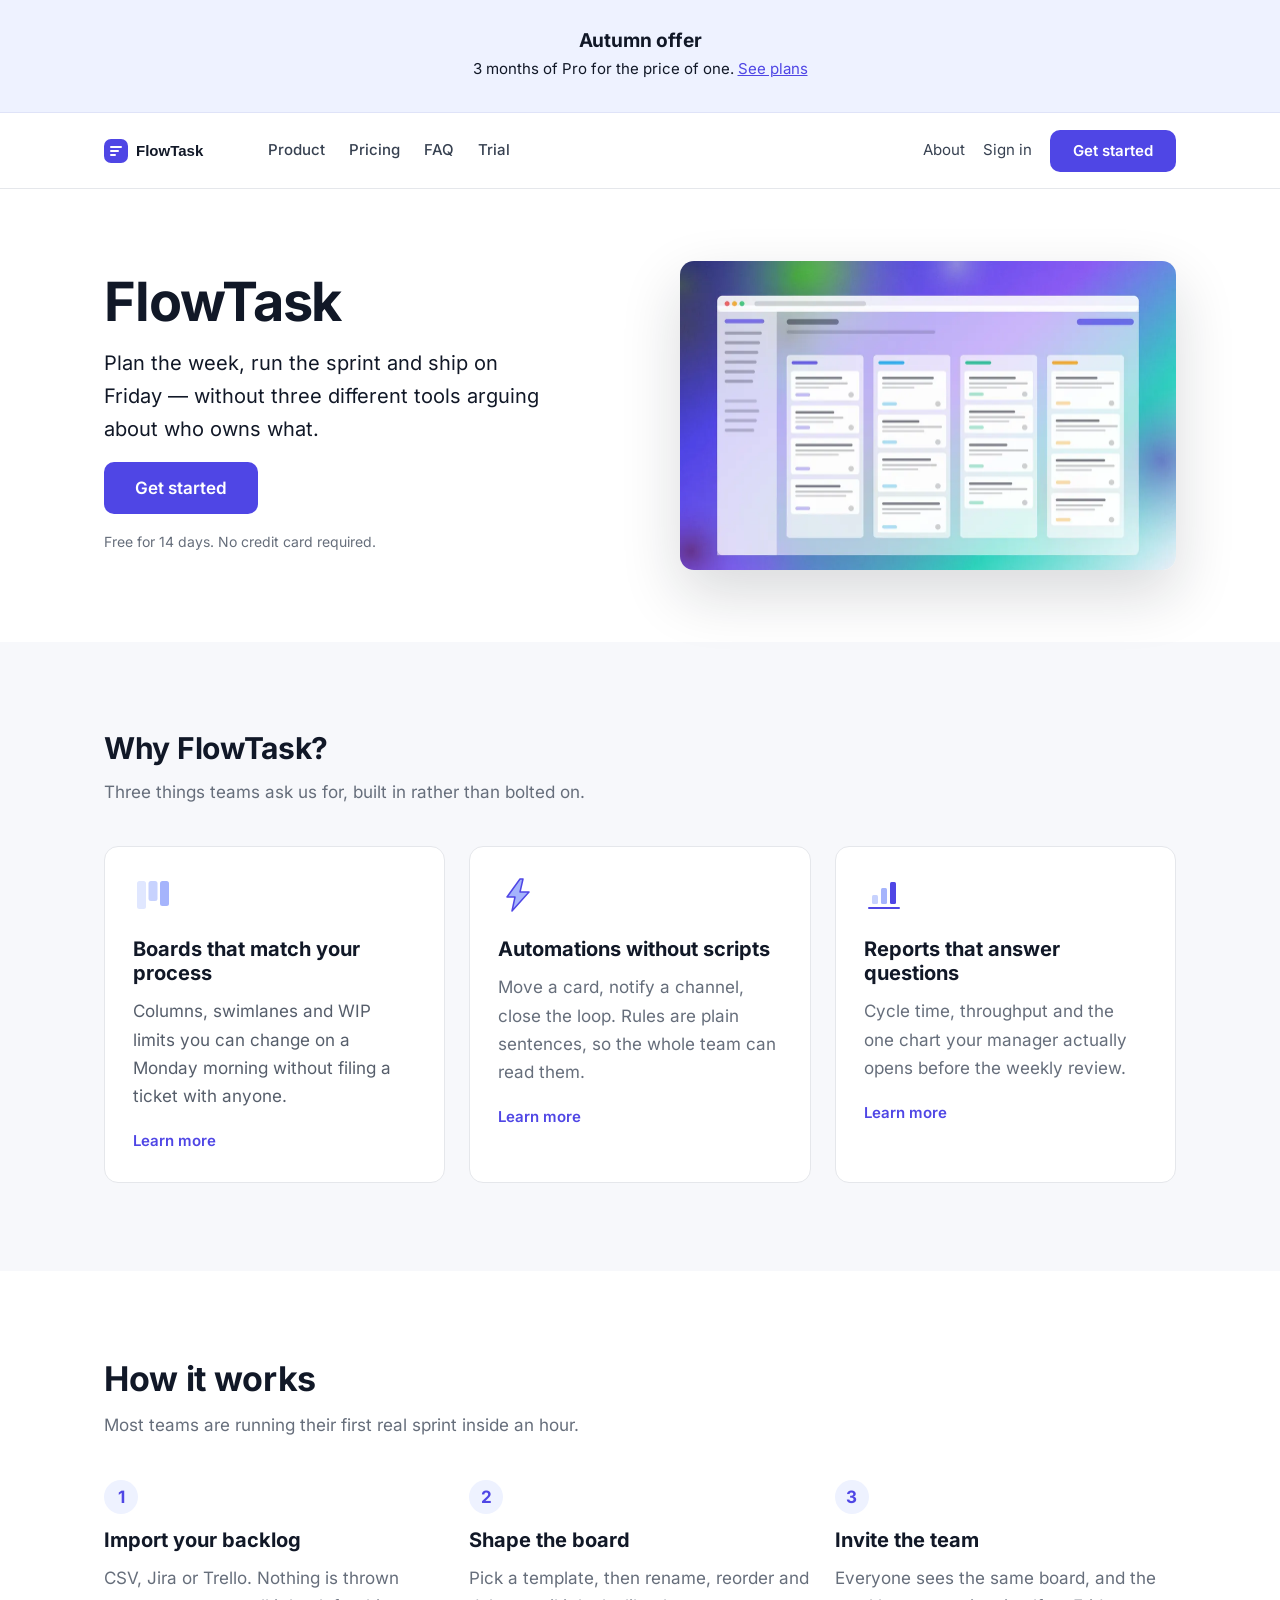
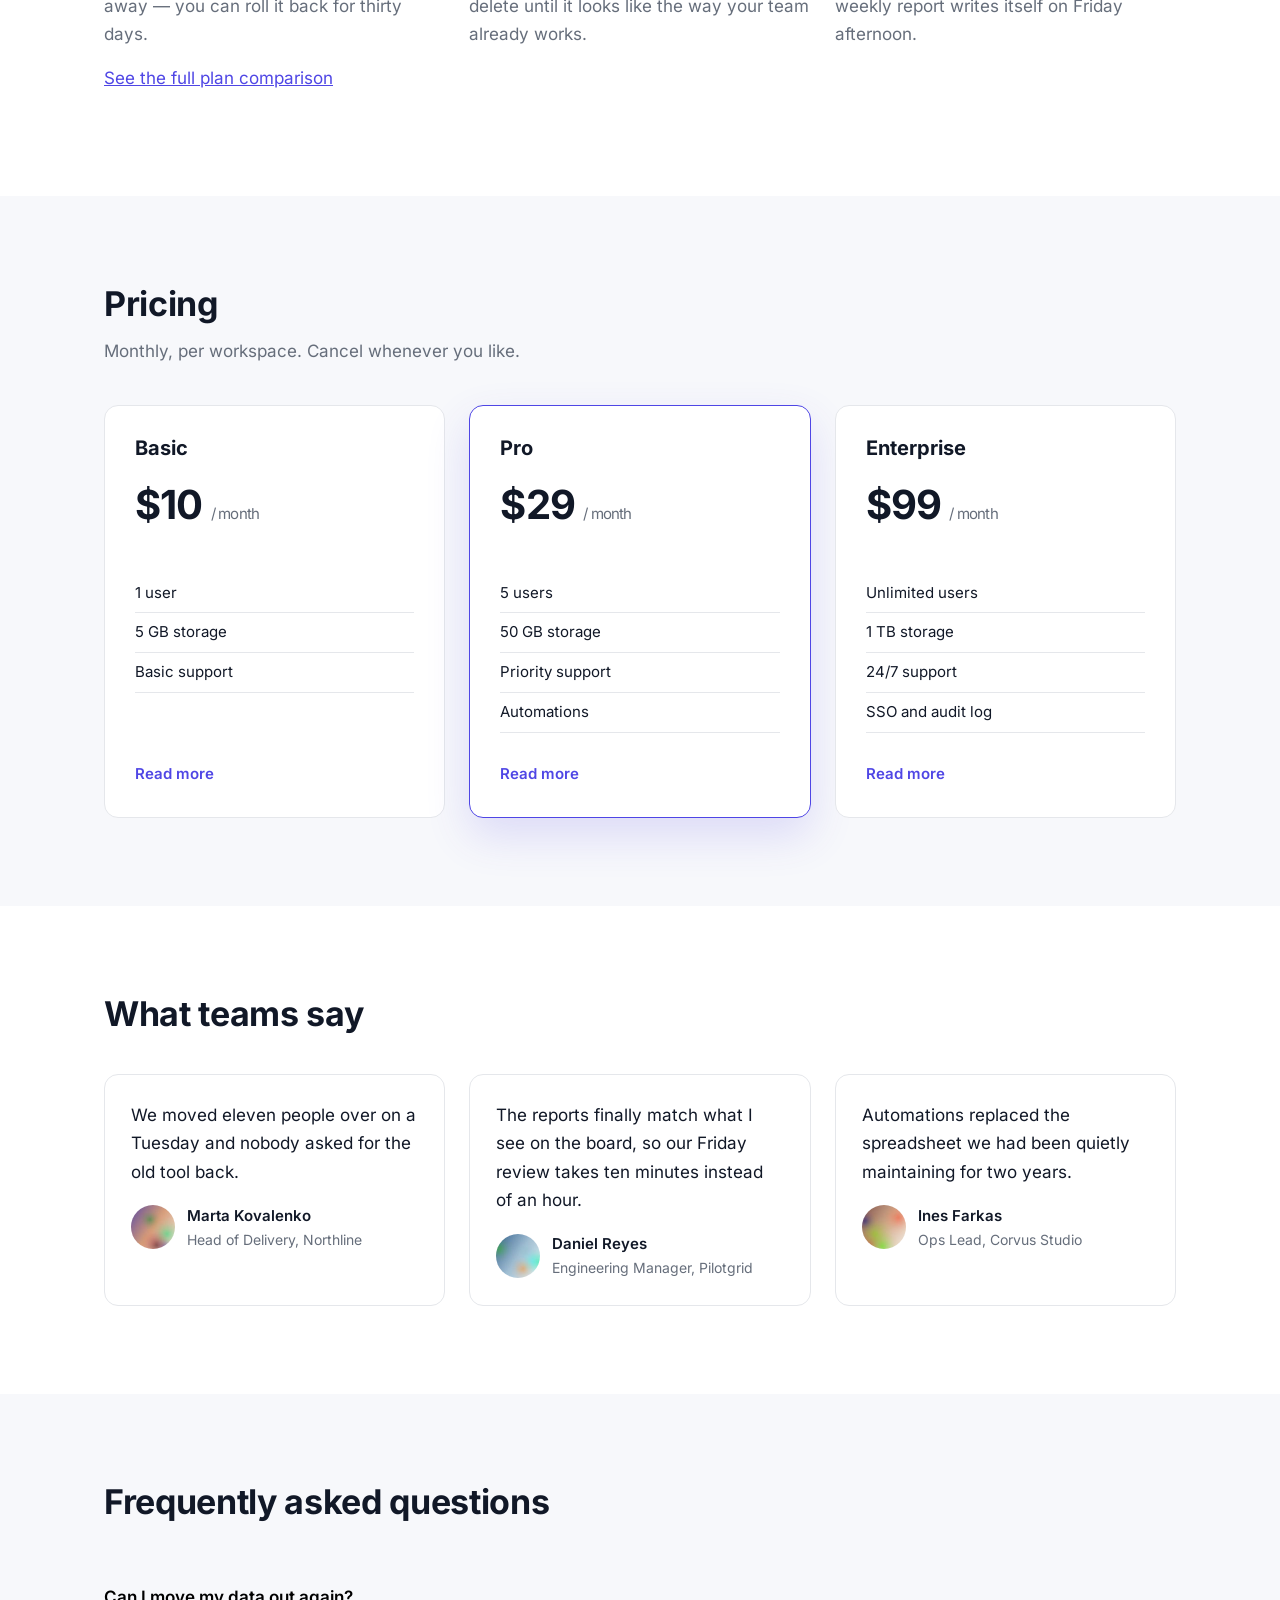
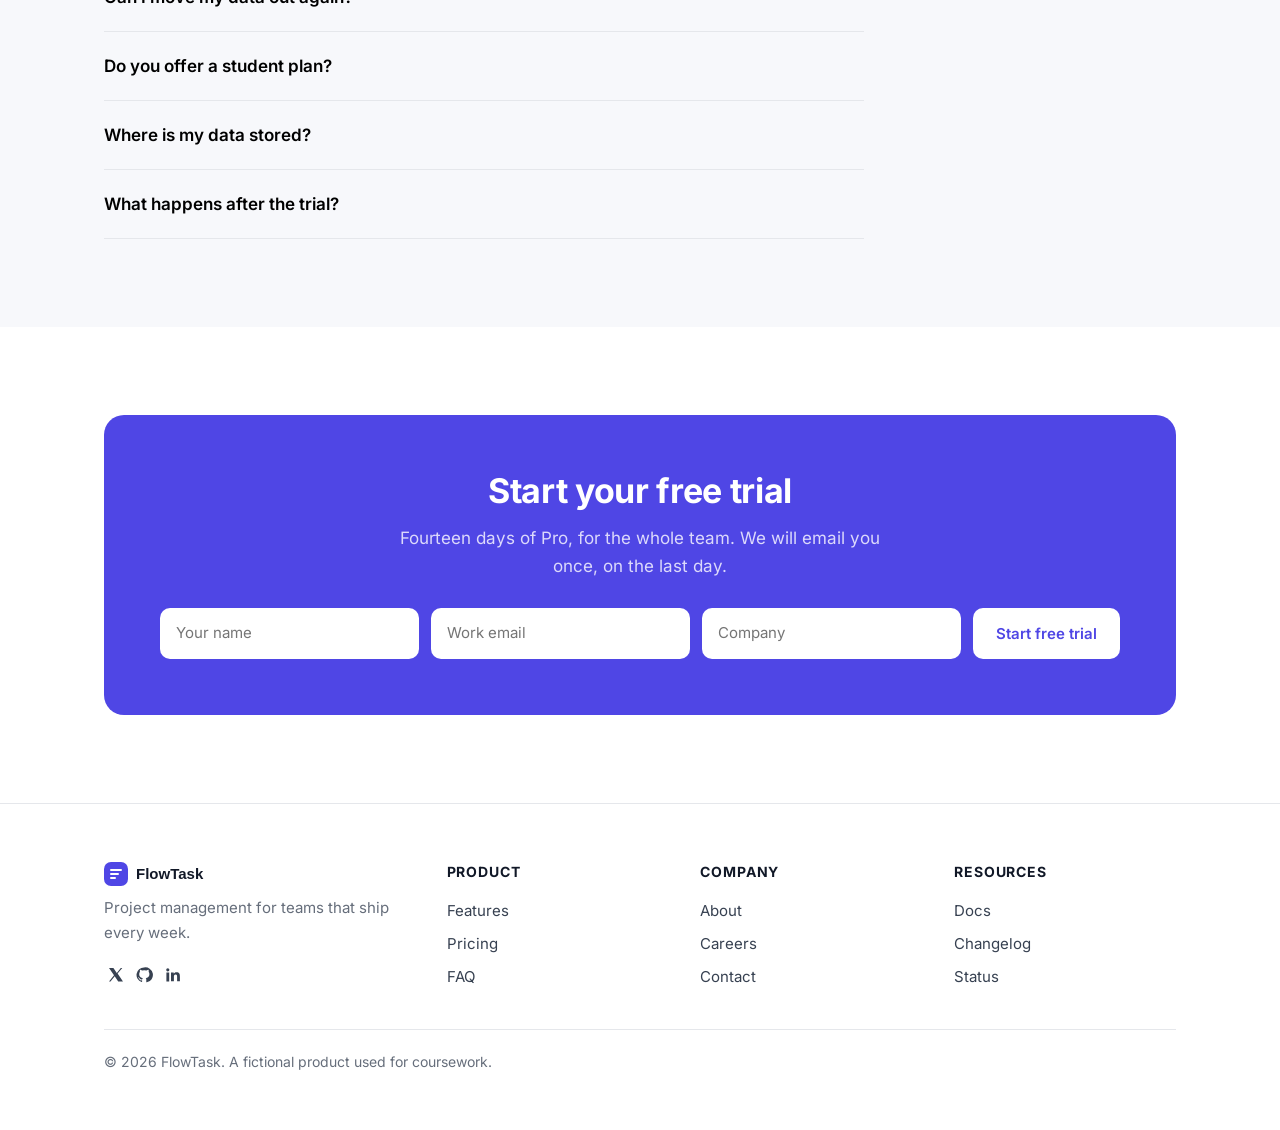
<file: index.html>
<!DOCTYPE html>
<html lang="en">
<head>
  <meta charset="utf-8">
  <meta name="viewport" content="width=device-width, initial-scale=1">
  <title>FlowTask — project management for teams that ship every week</title>
  <meta name="description" content="FlowTask is a task board with automations and a weekly report that writes itself. Three plans from $10 a month, free for 14 days, no credit card required.">
  <link rel="canonical" href="https://lab-4-5.vercel.app/">
  <meta property="og:type" content="website">
  <meta property="og:site_name" content="FlowTask">
  <meta property="og:title" content="FlowTask — project management for teams that ship every week">
  <meta property="og:description" content="A task board with automations and a weekly report that writes itself. Plans from $10 a month.">
  <meta property="og:url" content="https://lab-4-5.vercel.app/">
  <meta property="og:image" content="https://lab-4-5.vercel.app/img/hero-992.jpg">
  <meta property="og:image:width" content="992">
  <meta property="og:image:height" content="620">
  <meta name="twitter:card" content="summary_large_image">
  <link rel="icon" href="img/logo.svg" type="image/svg+xml">
  <link rel="stylesheet" href="css/styles.css">
  <script src="js/main.js" defer></script>
  <script type="application/ld+json">
  {
    "@context": "https://schema.org",
    "@type": "SoftwareApplication",
    "name": "FlowTask",
    "applicationCategory": "BusinessApplication",
    "operatingSystem": "Web",
    "description": "Project management for teams that ship every week.",
    "url": "https://lab-4-5.vercel.app/",
    "publisher": {
      "@type": "Organization",
      "name": "FlowTask"
    },
    "offers": {
      "@type": "AggregateOffer",
      "priceCurrency": "USD",
      "lowPrice": "10.00",
      "highPrice": "99.00",
      "offerCount": "3"
    }
  }
  </script>
</head>
<body>

<header class="site-header">
  <div class="site-header__inner">
    <img class="logo" src="img/logo.svg" alt="FlowTask" width="132" height="28">

    <nav class="nav" aria-label="Main navigation">
      <a class="nav-item" href="#features">Product</a>
      <a class="nav-item" href="#pricing">Pricing</a>
      <a class="nav-item" href="#faq">FAQ</a>
      <a class="nav-item" href="#trial">Trial</a>
    </nav>

    <div class="site-header__actions">
      <a class="link-quiet" href="about.html">About</a>
      <a class="link-quiet" href="#">Sign in</a>
      <button class="btn btn--primary" type="button" id="header-cta">Get started</button>
    </div>
  </div>
</header>

<main>

  <section class="hero">
    <div class="shell hero__grid">
      <div class="hero__copy">
        <h1>FlowTask</h1>
        <p class="hero__lead">Plan the week, run the sprint and ship on Friday — without three
          different tools arguing about who owns what.</p>
        <button class="button button--primary button--lg" type="button" id="hero-cta">Get started</button>
        <p class="hero__note muted">Free for 14 days. No credit card required.</p>
      </div>
      <picture>
        <source type="image/webp" srcset="img/hero-992.webp">
        <img class="hero__image" src="img/hero-992.jpg" alt="FlowTask board with columns of tasks beside a weekly report panel" width="496" height="310" fetchpriority="high" decoding="async">
      </picture>
    </div>
  </section>

  <section class="section section--alt" id="features">
    <div class="shell">
      <div class="section__head">
        <h2 class="section__head__title">Why FlowTask?</h2>
        <p class="muted">Three things teams ask us for, built in rather than bolted on.</p>
      </div>

      <div class="grid-3">
        <div class="card">
          <img class="card__icon" src="img/feature-1.svg" alt="" width="40" height="40">
          <h3>Boards that match your process</h3>
          <p class="soft">Columns, swimlanes and WIP limits you can change on a Monday morning
            without filing a ticket with anyone.</p>
          <a class="card__link" href="#">Learn more</a>
        </div>

        <div class="card">
          <img class="card__icon" src="img/feature-2.svg" alt="" width="40" height="40">
          <h3>Automations without scripts</h3>
          <p class="muted">Move a card, notify a channel, close the loop. Rules are plain
            sentences, so the whole team can read them.</p>
          <a class="card__link" href="#">Learn more</a>
        </div>

        <div class="card">
          <img class="card__icon" src="img/feature-3.svg" alt="" width="40" height="40">
          <h3>Reports that answer questions</h3>
          <p class="muted">Cycle time, throughput and the one chart your manager actually opens
            before the weekly review.</p>
          <a class="card__link" href="#">Learn more</a>
        </div>
      </div>
    </div>
  </section>

  <section class="section" id="how">
    <div class="shell">
      <div class="section__head">
        <h2>How it works</h2>
        <p class="muted">Most teams are running their first real sprint inside an hour.</p>
      </div>

      <div class="grid-3">
        <div>
          <span class="step__num">1</span>
          <h3>Import your backlog</h3>
          <p class="muted">CSV, Jira or Trello. Nothing is thrown away — you can roll it back for
            thirty days.</p>
        </div>
        <div>
          <span class="step__num">2</span>
          <h3>Shape the board</h3>
          <p class="muted">Pick a template, then rename, reorder and delete until it looks like
            the way your team already works.</p>
        </div>
        <div>
          <span class="step__num">3</span>
          <h3>Invite the team</h3>
          <p class="muted">Everyone sees the same board, and the weekly report writes itself on
            Friday afternoon.</p>
        </div>
      </div>

      <p><a href="#pricing">See the full plan comparison</a></p>
    </div>
  </section>

  <section class="section section--alt" id="pricing">
    <div class="shell">
      <div class="section__head">
        <h2>Pricing</h2>
        <p class="muted">Monthly, per workspace. Cancel whenever you like.</p>
      </div>

      <div class="grid-3">
        <div class="plan">
          <h3>Basic</h3>
          <p class="plan__price">$10 <span class="plan__period">/ month</span></p>
          <ul class="plan__list">
            <li>1 user</li>
            <li>5 GB storage</li>
            <li>Basic support</li>
          </ul>
          <div class="plan__cta">
            <a class="card__link" href="#">Read more</a>
          </div>
        </div>

        <div class="plan plan--featured">
          <h3>Pro</h3>
          <p class="plan__price">$29 <span class="plan__period">/ month</span></p>
          <ul class="plan__list">
            <li>5 users</li>
            <li>50 GB storage</li>
            <li>Priority support</li>
            <li>Automations</li>
          </ul>
          <div class="plan__cta">
            <a class="card__link" href="#">Read more</a>
          </div>
        </div>

        <div class="plan">
          <h3>Enterprise</h3>
          <p class="plan__price">$99 <span class="plan__period">/ month</span></p>
          <ul class="plan__list">
            <li>Unlimited users</li>
            <li>1 TB storage</li>
            <li>24/7 support</li>
            <li>SSO and audit log</li>
          </ul>
          <div class="plan__cta">
            <a class="card__link" href="#">Read more</a>
          </div>
        </div>
      </div>
    </div>
  </section>

  <section class="section" id="testimonials">
    <div class="shell">
      <div class="section__head">
        <h2>What teams say</h2>
      </div>

      <div class="grid-3">
        <div class="quote">
          <p>We moved eleven people over on a Tuesday and nobody asked for the old tool back.</p>
          <div class="quote__person">
            <img class="quote__avatar" src="img/avatar-1-88.jpg" alt="" width="44" height="44" loading="lazy" decoding="async">
            <div>
              <div class="quote__name">Marta Kovalenko</div>
              <div class="quote__role">Head of Delivery, Northline</div>
            </div>
          </div>
        </div>

        <div class="quote">
          <p>The reports finally match what I see on the board, so our Friday review takes ten
            minutes instead of an hour.</p>
          <div class="quote__person">
            <img class="quote__avatar" src="img/avatar-2-88.jpg" alt="" width="44" height="44" loading="lazy" decoding="async">
            <div>
              <div class="quote__name">Daniel Reyes</div>
              <div class="quote__role">Engineering Manager, Pilotgrid</div>
            </div>
          </div>
        </div>

        <div class="quote">
          <p>Automations replaced the spreadsheet we had been quietly maintaining for two years.</p>
          <div class="quote__person">
            <img class="quote__avatar" src="img/avatar-3-88.jpg" alt="" width="44" height="44" loading="lazy" decoding="async">
            <div>
              <div class="quote__name">Ines Farkas</div>
              <div class="quote__role">Ops Lead, Corvus Studio</div>
            </div>
          </div>
        </div>
      </div>
    </div>
  </section>

  <section class="section section--alt" id="faq">
    <div class="shell">
      <div class="section__head">
        <h2>Frequently asked questions</h2>
      </div>

      <div class="faq">

      <div class="faq__item">
        <button class="faq__q" type="button" aria-expanded="false" aria-controls="faq-a1">Can I move my data out again?</button>
        <div class="faq__a" id="faq-a1">
          <p>Yes. Every board exports to CSV and JSON, including comments and history, and the
            export runs on demand rather than on a schedule.</p>
        </div>
      </div>

      <div class="faq__item">
        <button class="faq__q" type="button" aria-expanded="false" aria-controls="faq-a2">Do you offer a student plan?</button>
        <div class="faq__a" id="faq-a2">
          <p>Students and non-profits get Pro at no cost for a year. Write to us from an
            institutional address and we will switch the workspace over.</p>
        </div>
      </div>

      <div class="faq__item">
        <button class="faq__q" type="button" aria-expanded="false" aria-controls="faq-a3">Where is my data stored?</button>
        <div class="faq__a" id="faq-a3">
          <p>In the EU by default. Enterprise workspaces can pin storage to a specific region and
            receive an audit log of every access.</p>
        </div>
      </div>

      <div class="faq__item">
        <button class="faq__q" type="button" aria-expanded="false" aria-controls="faq-a4">What happens after the trial?</button>
        <div class="faq__a" id="faq-a4">
          <p>The workspace becomes read-only for thirty days. Nothing is deleted until you ask us
            to delete it.</p>
        </div>
        </div>
      </div>
    </div>
  </section>

  <section class="section" id="trial">
    <div class="shell">
      <div class="trial">
        <h2>Start your free trial</h2>
        <p class="trial__lead">Fourteen days of Pro, for the whole team. We will email you once,
          on the last day.</p>

        <form class="trial__form" id="trial-form">
          <label class="visually-hidden" for="trial-name">Your name</label>
          <input class="trial__input" id="trial-name" type="text" name="name" placeholder="Your name" autocomplete="name">
          <label class="visually-hidden" for="trial-email">Work email</label>
          <input class="trial__input" id="trial-email" type="email" name="email" placeholder="Work email" autocomplete="email" required>
          <label class="visually-hidden" for="trial-company">Company</label>
          <input class="trial__input" id="trial-company" type="text" name="company" placeholder="Company" autocomplete="organization">
          <button class="button button--invert" type="button" id="trial-submit">Start free trial</button>
          <p class="trial__error" id="trial-error" role="alert" hidden>Enter your work email so we can create the workspace.</p>
        </form>
      </div>
    </div>
  </section>

</main>

<footer class="site-footer">
  <div class="shell">
    <div class="site-footer__cols">
      <div>
        <img src="img/logo.svg" alt="FlowTask" width="132" height="28">
        <p class="muted">Project management for teams that ship every week.</p>
        <div class="social">
          <a href="#" aria-label="FlowTask on X">
            <svg width="18" height="18" viewBox="0 0 18 18" aria-hidden="true">
              <path d="M10.6 7.6 15.3 2h-1.5l-4 4.9L6.4 2H2l5 7.3L2 15.5h1.5l4.2-5.2 3.5 5.2H16l-5.4-7.9Z" fill="#374151"/>
            </svg>
          </a>
          <a href="#" aria-label="FlowTask on GitHub">
            <svg width="18" height="18" viewBox="0 0 18 18" aria-hidden="true">
              <path d="M9 1.5a7.5 7.5 0 0 0-2.4 14.6c.4.1.5-.2.5-.4v-1.4c-2 .4-2.5-.5-2.7-1-.1-.3-.6-1-1-1.2-.3-.2-.8-.6 0-.6.7 0 1.2.7 1.4 1 .8 1.3 2 1 2.5.7.1-.6.3-1 .6-1.2-1.8-.2-3.7-.9-3.7-4 0-.9.3-1.6.8-2.2-.1-.2-.4-1 .1-2.1 0 0 .7-.2 2.2.8a7.4 7.4 0 0 1 4 0c1.5-1 2.2-.8 2.2-.8.5 1.1.2 1.9.1 2.1.5.6.8 1.3.8 2.2 0 3.1-1.9 3.8-3.7 4 .3.3.6.8.6 1.6v2.3c0 .2.1.5.5.4A7.5 7.5 0 0 0 9 1.5Z" fill="#374151"/>
            </svg>
          </a>
          <a href="#" aria-label="FlowTask on LinkedIn">
            <svg width="18" height="18" viewBox="0 0 18 18" aria-hidden="true">
              <path d="M3.4 6.4h2.8v9H3.4v-9Zm1.4-4.2a1.6 1.6 0 1 1 0 3.2 1.6 1.6 0 0 1 0-3.2ZM8 6.4h2.7v1.2h.1c.4-.7 1.3-1.4 2.7-1.4 2.9 0 3.4 1.8 3.4 4.2v4.9h-2.8v-4.4c0-1 0-2.4-1.5-2.4s-1.7 1.1-1.7 2.3v4.5H8v-9Z" fill="#374151"/>
            </svg>
          </a>
        </div>
      </div>

      <div>
        <div class="site-footer__title">Product</div>
        <ul>
          <li><a href="#features">Features</a></li>
          <li><a href="#pricing">Pricing</a></li>
          <li><a href="#faq">FAQ</a></li>
        </ul>
      </div>

      <div>
        <div class="site-footer__title">Company</div>
        <ul>
          <li><a href="about.html">About</a></li>
          <li><a href="#">Careers</a></li>
          <li><a href="#">Contact</a></li>
        </ul>
      </div>

      <div>
        <div class="site-footer__title">Resources</div>
        <ul>
          <li><a href="#">Docs</a></li>
          <li><a href="#">Changelog</a></li>
          <li><a href="#">Status</a></li>
        </ul>
      </div>
    </div>

    <p class="legal">© 2026 FlowTask. A fictional product used for coursework.</p>
  </div>
</footer>

</body>
</html>
</file>
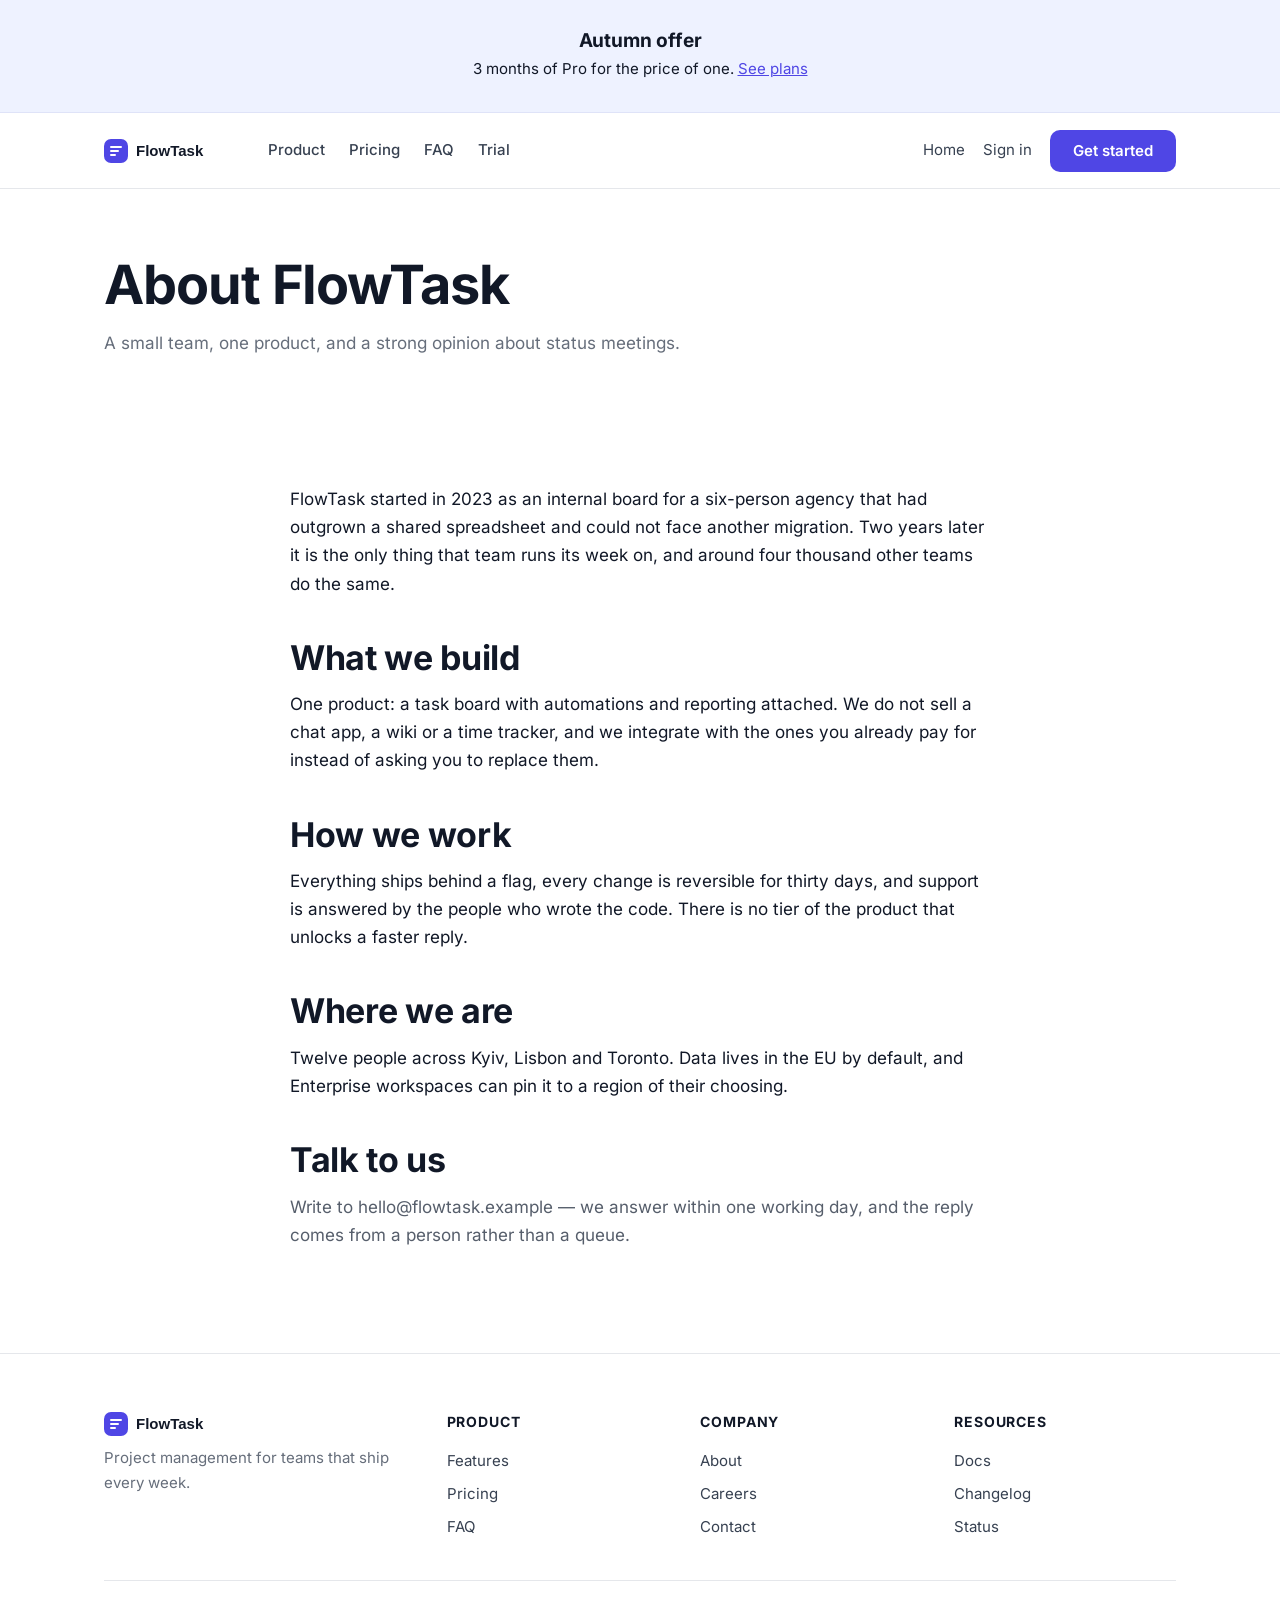
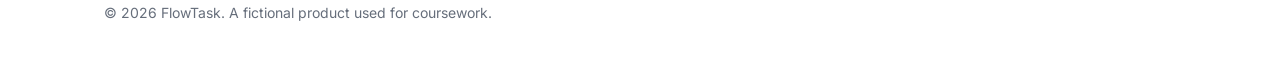
<file: about.html>
<!DOCTYPE html>
<html lang="en">
<head>
  <meta charset="utf-8">
  <meta name="viewport" content="width=device-width, initial-scale=1">
  <title>About — FlowTask</title>
  <meta name="description" content="FlowTask is a small team, one product and a strong opinion about status meetings: what we build, how we work and where we are.">
  <link rel="canonical" href="https://lab-4-5.vercel.app/about.html">
  <meta property="og:type" content="website">
  <meta property="og:site_name" content="FlowTask">
  <meta property="og:title" content="About — FlowTask">
  <meta property="og:description" content="A small team, one product and a strong opinion about status meetings.">
  <meta property="og:url" content="https://lab-4-5.vercel.app/about.html">
  <meta property="og:image" content="https://lab-4-5.vercel.app/img/hero-992.jpg">
  <meta property="og:image:width" content="992">
  <meta property="og:image:height" content="620">
  <meta name="twitter:card" content="summary_large_image">
  <link rel="icon" href="img/logo.svg" type="image/svg+xml">
  <link rel="stylesheet" href="css/styles.css">
  <script src="js/main.js" defer></script>
</head>
<body>

<header class="site-header">
  <div class="site-header__inner">
    <img class="logo" src="img/logo.svg" alt="FlowTask" width="132" height="28">

    <nav class="nav" aria-label="Main navigation">
      <a class="nav-item" href="index.html#features">Product</a>
      <a class="nav-item" href="index.html#pricing">Pricing</a>
      <a class="nav-item" href="index.html#faq">FAQ</a>
      <a class="nav-item" href="index.html#trial">Trial</a>
    </nav>

    <div class="site-header__actions">
      <a class="link-quiet" href="index.html">Home</a>
      <a class="link-quiet" href="#">Sign in</a>
      <button class="btn btn--primary" type="button" id="header-cta">Get started</button>
    </div>
  </div>
</header>

<main>
  <section class="page-head">
    <div class="shell">
      <h1>About FlowTask</h1>
      <p class="muted">A small team, one product, and a strong opinion about status meetings.</p>
    </div>
  </section>

  <section class="section">
    <div class="shell prose">
      <p>FlowTask started in 2023 as an internal board for a six-person agency that had outgrown a
        shared spreadsheet and could not face another migration. Two years later it is the only
        thing that team runs its week on, and around four thousand other teams do the same.</p>

      <h2>What we build</h2>
      <p>One product: a task board with automations and reporting attached. We do not sell a chat
        app, a wiki or a time tracker, and we integrate with the ones you already pay for instead
        of asking you to replace them.</p>

      <h2>How we work</h2>
      <p>Everything ships behind a flag, every change is reversible for thirty days, and support is
        answered by the people who wrote the code. There is no tier of the product that unlocks a
        faster reply.</p>

      <h2>Where we are</h2>
      <p>Twelve people across Kyiv, Lisbon and Toronto. Data lives in the EU by default, and
        Enterprise workspaces can pin it to a region of their choosing.</p>

      <h2>Talk to us</h2>
      <p class="soft">Write to hello@flowtask.example — we answer within one working day, and the
        reply comes from a person rather than a queue.</p>
    </div>
  </section>
</main>

<footer class="site-footer">
  <div class="shell">
    <div class="site-footer__cols">
      <div>
        <img src="img/logo.svg" alt="FlowTask" width="132" height="28">
        <p class="muted">Project management for teams that ship every week.</p>
      </div>

      <div>
        <div class="site-footer__title">Product</div>
        <ul>
          <li><a href="index.html#features">Features</a></li>
          <li><a href="index.html#pricing">Pricing</a></li>
          <li><a href="index.html#faq">FAQ</a></li>
        </ul>
      </div>

      <div>
        <div class="site-footer__title">Company</div>
        <ul>
          <li><a href="about.html">About</a></li>
          <li><a href="#">Careers</a></li>
          <li><a href="#">Contact</a></li>
        </ul>
      </div>

      <div>
        <div class="site-footer__title">Resources</div>
        <ul>
          <li><a href="#">Docs</a></li>
          <li><a href="#">Changelog</a></li>
          <li><a href="#">Status</a></li>
        </ul>
      </div>
    </div>

    <p class="legal">© 2026 FlowTask. A fictional product used for coursework.</p>
  </div>
</footer>

</body>
</html>
</file>
<file: css/styles.css>
/* FlowTask — landing page styles */

@font-face {
  font-family: "Inter";
  src: url("../fonts/inter-latin.woff2") format("woff2");
  font-weight: 400 700;
  font-style: normal;
  font-display: swap;
}

:root {
  --ink: #111827;
  --ink-muted: #666e7b;
  --ink-soft: #565e6b;
  --brand: #4f46e5;
  --brand-dark: #4338ca;
  --brand-tint: #eef2ff;
  --surface: #ffffff;
  --surface-alt: #f7f8fb;
  --line: #e5e7eb;
  --radius: 14px;
  --shell: 1120px;
  --step: 24px;
}

*,
*::before,
*::after {
  box-sizing: border-box;
}

body {
  margin: 0;
  font-family: "Inter", "Segoe UI", Arial, sans-serif;
  font-size: 17px;
  line-height: 1.65;
  color: var(--ink);
  background: var(--surface);
}

:focus-visible {
  outline: 2px solid var(--brand-dark);
  outline-offset: 2px;
}

img {
  max-width: 100%;
  height: auto;
}

h1,
h2,
h3,
h4 {
  line-height: 1.2;
  margin: 0 0 12px;
}

h1 {
  font-size: 54px;
  letter-spacing: -0.02em;
}

h2 {
  font-size: 34px;
  letter-spacing: -0.01em;
}

h3 {
  font-size: 20px;
}

h4 {
  font-size: 30px;
  letter-spacing: -0.01em;
}

p {
  margin: 0 0 16px;
}

a {
  color: var(--brand);
}

.shell {
  max-width: var(--shell);
  margin: 0 auto;
  padding: 0 var(--step);
}

.muted {
  color: var(--ink-muted);
}

.soft {
  color: var(--ink-soft);
}

.section {
  padding: 88px 0;
}

.section--alt {
  background: var(--surface-alt);
}

.section__head {
  max-width: 640px;
  margin-bottom: 40px;
}

/* Header */

.site-header {
  position: sticky;
  top: 0;
  z-index: 40;
  height: 76px;
  background: rgba(255, 255, 255, 0.94);
  backdrop-filter: blur(8px);
  border-bottom: 1px solid var(--line);
}

.site-header__inner {
  max-width: var(--shell);
  height: 76px;
  margin: 0 auto;
  padding: 0 var(--step);
  display: flex;
  align-items: center;
  gap: 32px;
}

.nav {
  display: flex;
  gap: 24px;
  margin-right: auto;
}

.nav-item {
  font-size: 15px;
  font-weight: 500;
  color: #374151;
  cursor: pointer;
}

.nav-item:hover {
  color: var(--brand);
}

.site-header__actions {
  display: flex;
  align-items: center;
  gap: 18px;
}

.link-quiet {
  font-size: 15px;
  color: #374151;
  text-decoration: none;
}

.link-quiet:hover {
  color: var(--brand);
}

/* Buttons — .btn is the real element, .button is the styled box */

.btn,
.button {
  display: inline-block;
  padding: 11px 22px;
  border: 1px solid transparent;
  border-radius: 10px;
  font: inherit;
  font-size: 15px;
  font-weight: 600;
  line-height: 1.2;
  text-align: center;
  text-decoration: none;
  cursor: pointer;
}

.btn--primary,
.button--primary {
  background: var(--brand);
  color: #ffffff;
}

.btn--primary:hover,
.button--primary:hover {
  background: var(--brand-dark);
}

.button--invert {
  background: #ffffff;
  color: var(--brand);
}

.button--invert:hover {
  background: #eef0ff;
}

.btn--ghost {
  background: transparent;
  border-color: var(--line);
  color: var(--ink);
}

.button--lg {
  padding: 15px 30px;
  font-size: 17px;
}

/* Promo banner */

.promo {
  background: var(--brand-tint);
  border-bottom: 1px solid #dfe3f8;
  padding: 30px var(--step);
  text-align: center;
  font-size: 15px;
}

.promo__title {
  display: block;
  margin: 0 0 4px;
  font-size: 19px;
}

.promo__text {
  margin: 0;
}

/* Hero */

.hero {
  padding: 72px 0 64px;
}

.hero__grid {
  display: grid;
  grid-template-columns: 1.05fr 1fr;
  gap: 56px;
  align-items: center;
}

.hero__lead {
  font-size: 20px;
  max-width: 34ch;
}

.hero__note {
  font-size: 14px;
  margin-top: 16px;
}

.hero__image {
  width: 100%;
  border-radius: var(--radius);
  box-shadow: 0 24px 60px rgba(17, 24, 39, 0.16);
}

/* Cards */

.grid-3 {
  display: grid;
  grid-template-columns: repeat(3, 1fr);
  gap: 24px;
}

.card {
  background: var(--surface);
  border: 1px solid var(--line);
  border-radius: var(--radius);
  padding: 28px;
}

.card__icon {
  margin-bottom: 14px;
}

.card__link {
  font-size: 15px;
  font-weight: 600;
  text-decoration: none;
}

/* Steps */

.step__num {
  display: inline-flex;
  align-items: center;
  justify-content: center;
  width: 34px;
  height: 34px;
  margin-bottom: 14px;
  border-radius: 50%;
  background: var(--brand-tint);
  color: var(--brand);
  font-weight: 700;
}

/* Pricing */

.plan {
  display: flex;
  flex-direction: column;
  background: var(--surface);
  border: 1px solid var(--line);
  border-radius: var(--radius);
  padding: 30px;
}

.plan--featured {
  border-color: var(--brand);
  box-shadow: 0 18px 44px rgba(79, 70, 229, 0.16);
}

.plan__price {
  font-size: 40px;
  font-weight: 700;
  letter-spacing: -0.02em;
}

.plan__period {
  font-size: 15px;
  font-weight: 400;
  color: var(--ink-muted);
}

.plan__list {
  list-style: none;
  margin: 20px 0 26px;
  padding: 0;
  font-size: 15px;
}

.plan__list li {
  padding: 7px 0;
  border-bottom: 1px solid var(--line);
}

.plan__cta {
  margin-top: auto;
}

/* Testimonials */

.quote {
  background: var(--surface);
  border: 1px solid var(--line);
  border-radius: var(--radius);
  padding: 26px;
}

.quote__person {
  display: flex;
  align-items: center;
  gap: 12px;
  margin-top: 18px;
}

.quote__avatar {
  width: 44px;
  height: 44px;
  border-radius: 50%;
  object-fit: cover;
}

.quote__name {
  font-size: 15px;
  font-weight: 600;
}

.quote__role {
  font-size: 14px;
  color: var(--ink-muted);
}

/* FAQ */

.faq {
  max-width: 760px;
}

.faq__item {
  border-bottom: 1px solid var(--line);
}

.faq__q {
  width: 100%;
  padding: 20px 0;
  background: none;
  border: 0;
  font: inherit;
  font-weight: 600;
  text-align: left;
  cursor: pointer;
}

.faq__a {
  display: none;
  padding-bottom: 20px;
  color: #374151;
}

.faq__item.is-open .faq__a {
  display: block;
}

/* Trial form */

.trial {
  background: var(--brand);
  border-radius: 20px;
  padding: 56px;
  color: #ffffff;
  text-align: center;
}

.trial h2 {
  color: #ffffff;
}

.trial__lead {
  color: #dcd9fb;
  max-width: 46ch;
  margin: 0 auto 28px;
}

.trial__form {
  display: flex;
  flex-wrap: wrap;
  justify-content: center;
  gap: 12px;
}

.trial__input {
  flex: 1 1 210px;
  max-width: 260px;
  padding: 13px 16px;
  border: 0;
  border-radius: 10px;
  font: inherit;
  font-size: 15px;
}

/* Footer */

.site-footer {
  padding: 56px 0 40px;
  border-top: 1px solid var(--line);
  font-size: 15px;
}

.site-footer__cols {
  display: grid;
  grid-template-columns: 1.4fr 1fr 1fr 1fr;
  gap: 32px;
}

.site-footer__title {
  font-size: 14px;
  font-weight: 700;
  text-transform: uppercase;
  letter-spacing: 0.06em;
  margin-bottom: 12px;
}

.site-footer ul {
  list-style: none;
  margin: 0;
  padding: 0;
}

.site-footer li {
  padding: 4px 0;
}

.site-footer a {
  color: #374151;
  text-decoration: none;
}

.site-footer a:hover {
  color: var(--brand);
}

.social {
  display: flex;
  gap: 4px;
  margin-top: 18px;
}

.social a {
  display: inline-flex;
  width: 18px;
  height: 18px;
}

.legal {
  margin-top: 36px;
  padding-top: 20px;
  border-top: 1px solid var(--line);
  color: var(--ink-muted);
  font-size: 14px;
}

/* About page */

.page-head {
  padding: 64px 0 24px;
}

.prose {
  max-width: 68ch;
}

.prose h2 {
  margin-top: 40px;
}

/* Shared UI kit — carried over from the FlowTask app shell */

.dashboard {
  display: grid;
  grid-template-columns: 240px 1fr;
  min-height: 100vh;
  background: var(--surface-alt);
}

.dashboard__sidebar {
  padding: 24px 18px;
  background: #0f172a;
  color: #cbd5f5;
}

.dashboard__nav-link {
  display: block;
  padding: 9px 12px;
  border-radius: 8px;
  color: #cbd5f5;
  text-decoration: none;
}

.dashboard__nav-link.is-active {
  background: rgba(79, 70, 229, 0.24);
  color: #ffffff;
}

.dashboard__topbar {
  display: flex;
  align-items: center;
  justify-content: space-between;
  height: 64px;
  padding: 0 24px;
  background: var(--surface);
  border-bottom: 1px solid var(--line);
}

.board {
  display: flex;
  gap: 16px;
  padding: 24px;
  overflow-x: auto;
}

.board__column {
  flex: 0 0 280px;
  background: var(--surface);
  border: 1px solid var(--line);
  border-radius: 12px;
  padding: 14px;
}

.board__card {
  background: var(--surface);
  border: 1px solid var(--line);
  border-radius: 10px;
  padding: 12px;
  margin-bottom: 10px;
  box-shadow: 0 1px 2px rgba(17, 24, 39, 0.06);
}

.board__card--urgent {
  border-left: 3px solid #ef4444;
}

.tag {
  display: inline-block;
  padding: 2px 9px;
  border-radius: 999px;
  background: var(--brand-tint);
  color: var(--brand-dark);
  font-size: 12px;
  font-weight: 600;
}

.tag--done {
  background: #dcfce7;
  color: #166534;
}

.tag--blocked {
  background: #fee2e2;
  color: #991b1b;
}

.avatar-stack {
  display: flex;
}

.avatar-stack img {
  width: 28px;
  height: 28px;
  border-radius: 50%;
  border: 2px solid var(--surface);
  margin-left: -8px;
}

.modal {
  position: fixed;
  inset: 0;
  display: grid;
  place-items: center;
  background: rgba(15, 23, 42, 0.5);
}

.modal__panel {
  width: min(560px, 92vw);
  background: var(--surface);
  border-radius: 16px;
  padding: 28px;
}

.toast {
  position: fixed;
  right: 24px;
  bottom: 24px;
  padding: 14px 18px;
  border-radius: 12px;
  background: #0f172a;
  color: #ffffff;
  box-shadow: 0 12px 30px rgba(15, 23, 42, 0.32);
}

.table {
  width: 100%;
  border-collapse: collapse;
  font-size: 15px;
}

.table th,
.table td {
  padding: 10px 12px;
  border-bottom: 1px solid var(--line);
  text-align: left;
}

.table thead th {
  background: var(--surface-alt);
  font-size: 13px;
  text-transform: uppercase;
  letter-spacing: 0.05em;
}

/* Accessibility fixes */

.visually-hidden {
  position: absolute;
  width: 1px;
  height: 1px;
  margin: -1px;
  padding: 0;
  overflow: hidden;
  clip: rect(0 0 0 0);
  clip-path: inset(50%);
  white-space: nowrap;
  border: 0;
}

html {
  scroll-behavior: smooth;
}

@media (prefers-reduced-motion: reduce) {
  html {
    scroll-behavior: auto;
  }
}

.nav-item {
  text-decoration: none;
}

.section__head__title {
  font-size: 30px;
}

@media (max-width: 900px) {
  .section__head__title {
    font-size: 26px;
  }
}

.social a {
  width: 24px;
  height: 24px;
  align-items: center;
  justify-content: center;
}

.trial__error {
  flex: 1 0 100%;
  margin: 4px 0 0;
  padding: 10px 14px;
  border-radius: 10px;
  background: rgba(17, 24, 39, 0.45);
  color: #ffffff;
  font-weight: 600;
}

.trial :focus-visible {
  outline-color: #ffffff;
}

/* Responsive */

@media (max-width: 900px) {
  .hero__grid,
  .grid-3,
  .site-footer__cols {
    grid-template-columns: 1fr;
  }

  h1 {
    font-size: 40px;
  }

  h4 {
    font-size: 26px;
  }

  .nav {
    display: none;
  }

  .trial {
    padding: 36px 22px;
  }
}
</file>
